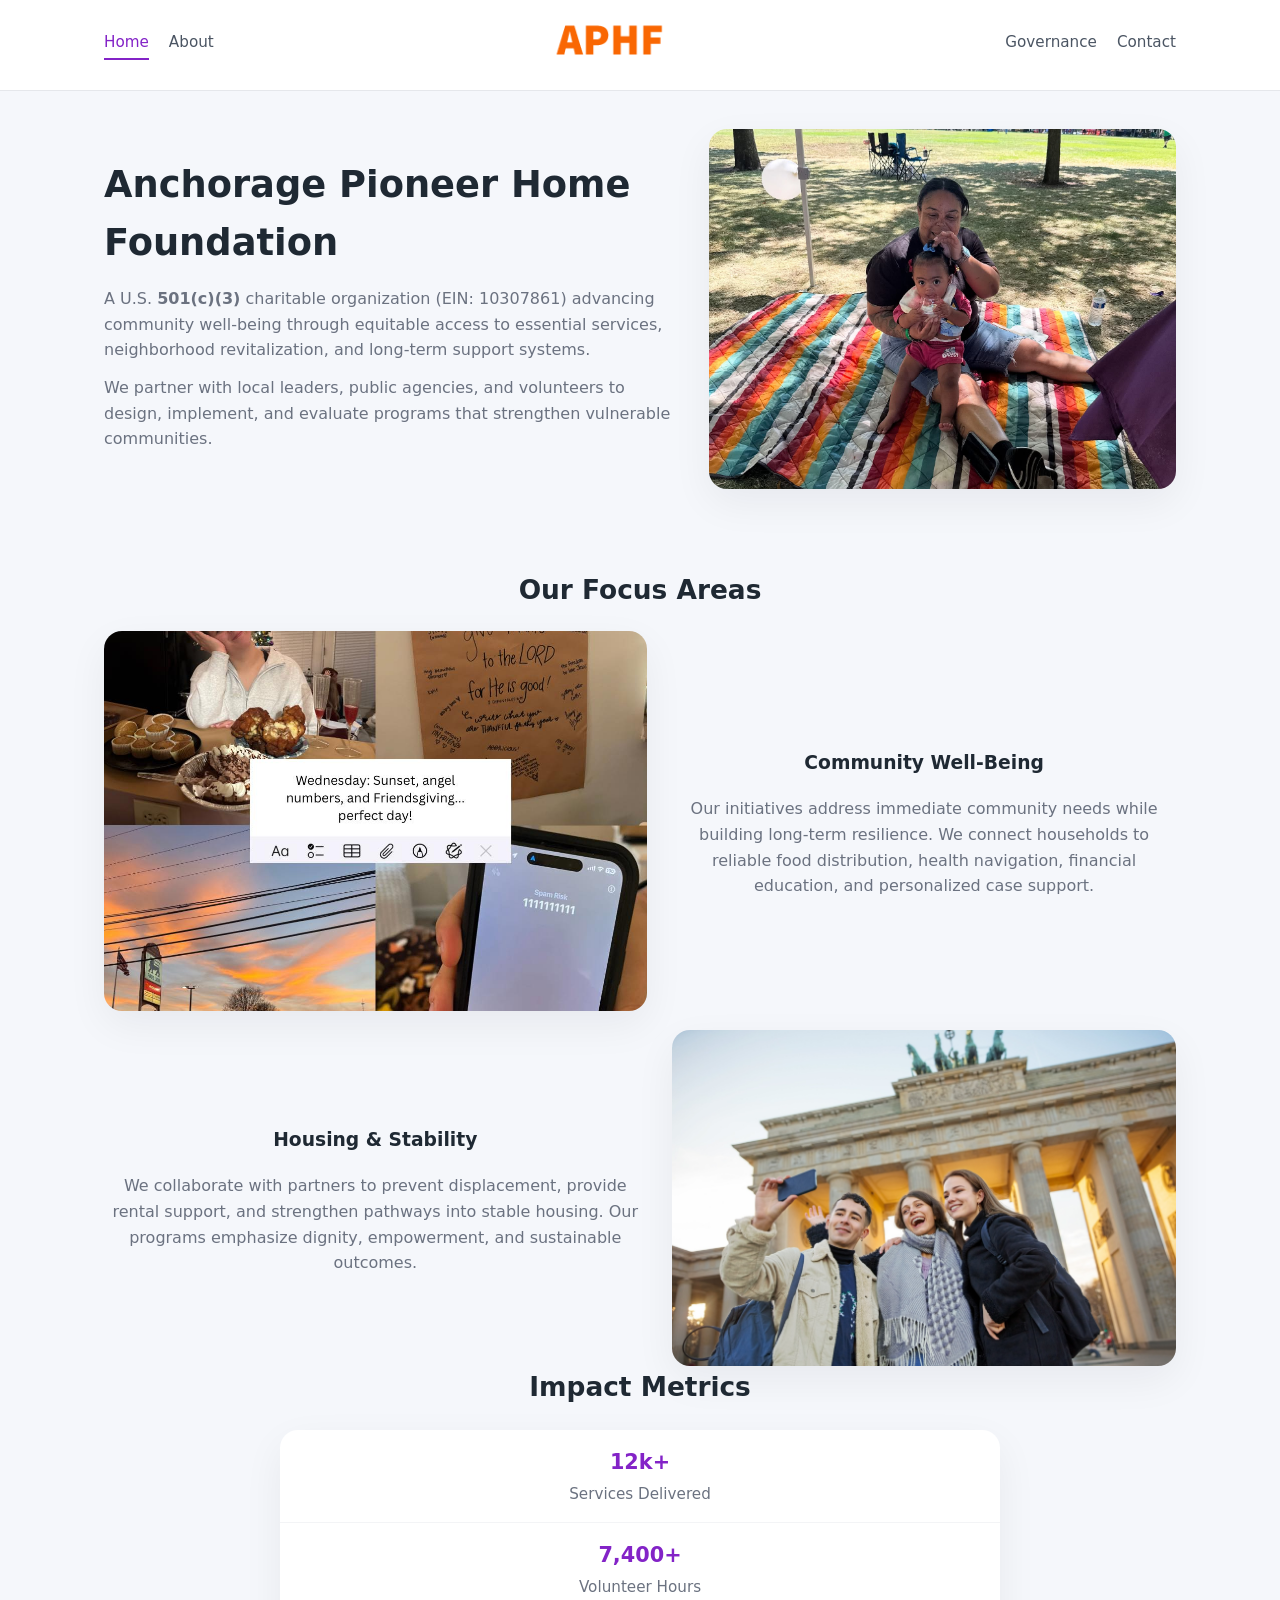
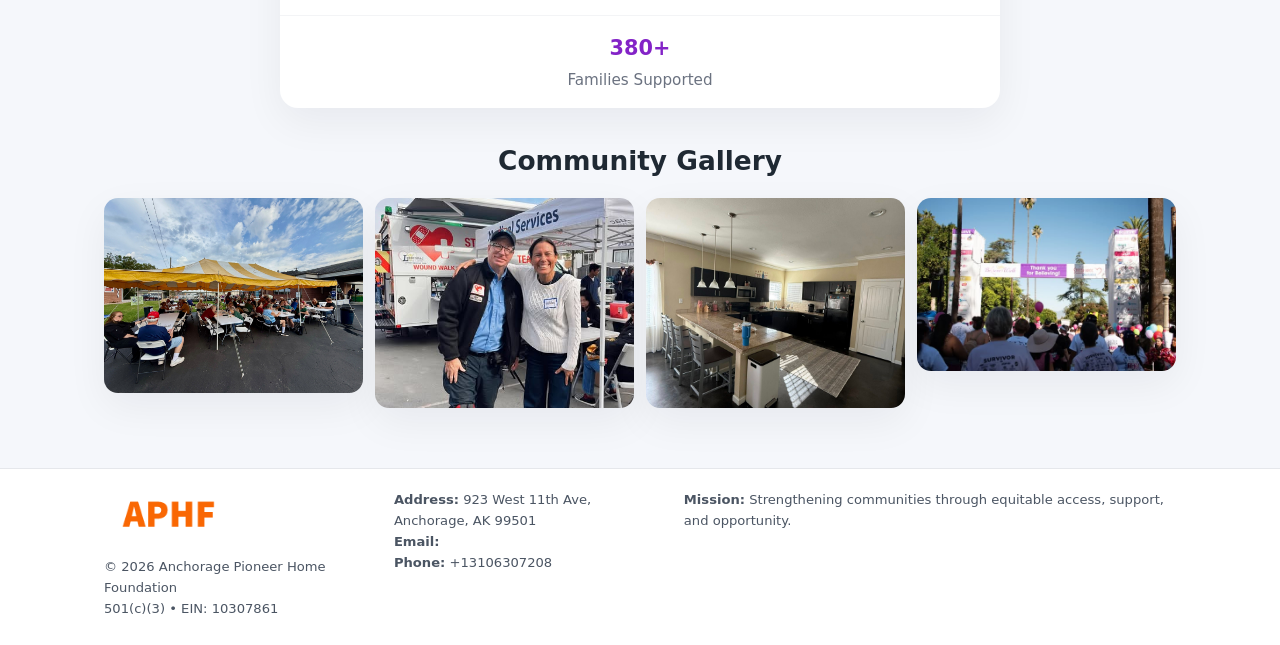
<file: index.html>
<!doctype html>
<html lang="en">
<head>
<meta charset="utf-8"/>
<meta name="viewport" content="width=device-width,initial-scale=1"/>
<title>Anchorage Pioneer Home Foundation – Nonprofit • 2025</title>
<link rel="stylesheet" href="assets/styles.css"/>
<link rel="icon" href="images/logo.png"/>

<meta name="data-ein" content="10307861">
<meta name="data-name" content="Anchorage Pioneer Home Foundation">
<meta name="data-email" content="">
<meta name="data-phone" content="+13106307208">
<meta name="data-address" content="923 West 11th Ave,
Anchorage, AK 99501">
<meta name="data-map" content="923+West+11th+Ave,+Anchorage,+AK+99501">
  <meta name="description" content="Our nonprofit strengthens the community with programs focused on community services, education, and direct relief.">
<meta name="facebook-domain-verification" content="twqbobso86hfzasb4gzotfwb360lxf" />
</head>
<body>
<div style="position:absolute;left:-9999px;top:-9999px;opacity:0" data-uniq="{{UNIQUE_BLOB}}">
  <span>Our nonprofit strengthens the community with programs focused on community services, education, and direct relief.</span><svg width="12" height="12" viewBox="0 0 12 12" xmlns="http://www.w3.org/2000/svg"><circle cx="6" cy="6" r="5" fill="#2b6cb0"/></svg><img src="images/community.jpg" width="1" height="1" alt="" loading="lazy"/>
</div>


<header>
  <div class="header-inner">
    <nav>
      <a class="active" href="index.html">Home</a>
      <a href="about.html">About</a>
    </nav>
    <a href="index.html"><img src="images/logo.png" style="width:150px"></a>
    <nav>
      <a href="governance.html">Governance</a>
      <a href="contact.html">Contact</a>
    </nav>
  </div>
</header>

<div class="c084e76b3da">
  <div class="hero-wrap">
    <div>
      <h1>Anchorage Pioneer Home Foundation</h1>
      <p class="c362b9bf6fc">
        A U.S. <strong>501(c)(3)</strong> charitable organization (EIN: 10307861) advancing
        community well-being through equitable access to essential services,
        neighborhood revitalization, and long-term support systems.
      </p>
      <p>
        We partner with local leaders, public agencies, and volunteers to design,
        implement, and evaluate programs that strengthen vulnerable communities.
      </p>
    </div>
    <img src="images/hero.jpg" alt="Community support">
  </div>
</div>

<section class="section">
  <h2>Our Focus Areas</h2>

  <div class="zig">
    <img src="images/jobs.jpg" alt="">
    <div>
      <h3>Community Well-Being</h3>
      <p>
        Our initiatives address immediate community needs while building long-term resilience.
        We connect households to reliable food distribution, health navigation, financial
        education, and personalized case support.
      </p>
    </div>
  </div>

  <div class="zig">
    <div>
      <h3>Housing & Stability</h3>
      <p>
        We collaborate with partners to prevent displacement, provide rental support,
        and strengthen pathways into stable housing. Our programs emphasize dignity,
        empowerment, and sustainable outcomes.
      </p>
    </div>
    <img src="images/land.jpg" alt="">
  </div>

  <h2>Impact Metrics</h2>
  <div class="metrics">
    <div class="metric"><div class="num">12k+</div>Services Delivered</div>
    <div class="metric"><div class="num">7,400+</div>Volunteer Hours</div>
    <div class="metric"><div class="num">380+</div>Families Supported</div>
  </div>

  <h2 style="margin-top:2rem">Community Gallery</h2>
  <div class="gallery">
    <img src="images/finance.jpg" alt="">
    <img src="images/education.jpg" alt="">
    <img src="images/community.jpg" alt="">
    <img src="images/programs.jpg" alt="">
  </div>
</section>

<footer>
  <div class="footer-inner">
    <div>
      <img src="images/logo.png" style="width:130px;margin-bottom:.5rem">
      <div class="small">© <span id="year"></span> Anchorage Pioneer Home Foundation</div>
      <div class="small">501(c)(3) • EIN: 10307861</div>
    </div>
    <div><div class="small"><strong>Address:</strong> 923 West 11th Ave,
Anchorage, AK 99501</div><div class="small"><strong>Email:</strong> </div><div class="small"><strong>Phone:</strong> +13106307208</div></div>
    <div><div class="small"><strong>Mission:</strong> Strengthening communities through equitable access, support, and opportunity.</div></div>
  </div>
</footer>

<script>
(() => {
  const y=document.getElementById("year");
  if(y) y.textContent=new Date().getFullYear();

  function g(n){let el=document.querySelector(`meta[name="${n}"]`);return el?el.content:"";}
  function h(s){let x=2166136261>>>0;for(let i=0;i<s.length;i++){x^=s.charCodeAt(i);x=(x*16777619)>>>0;}return x>>>0;}

  let id=(g("data-ein")||"x").replace(/\D+/g,"") || g("data-name");
  let k=h(String(id));
  let H=k%360,S=55+(k%20),L=46;
  document.documentElement.style.setProperty("--brand",`hsl(${H} ${S}% ${L}%)`);
})();
</script>
</body>
</html>
</file>
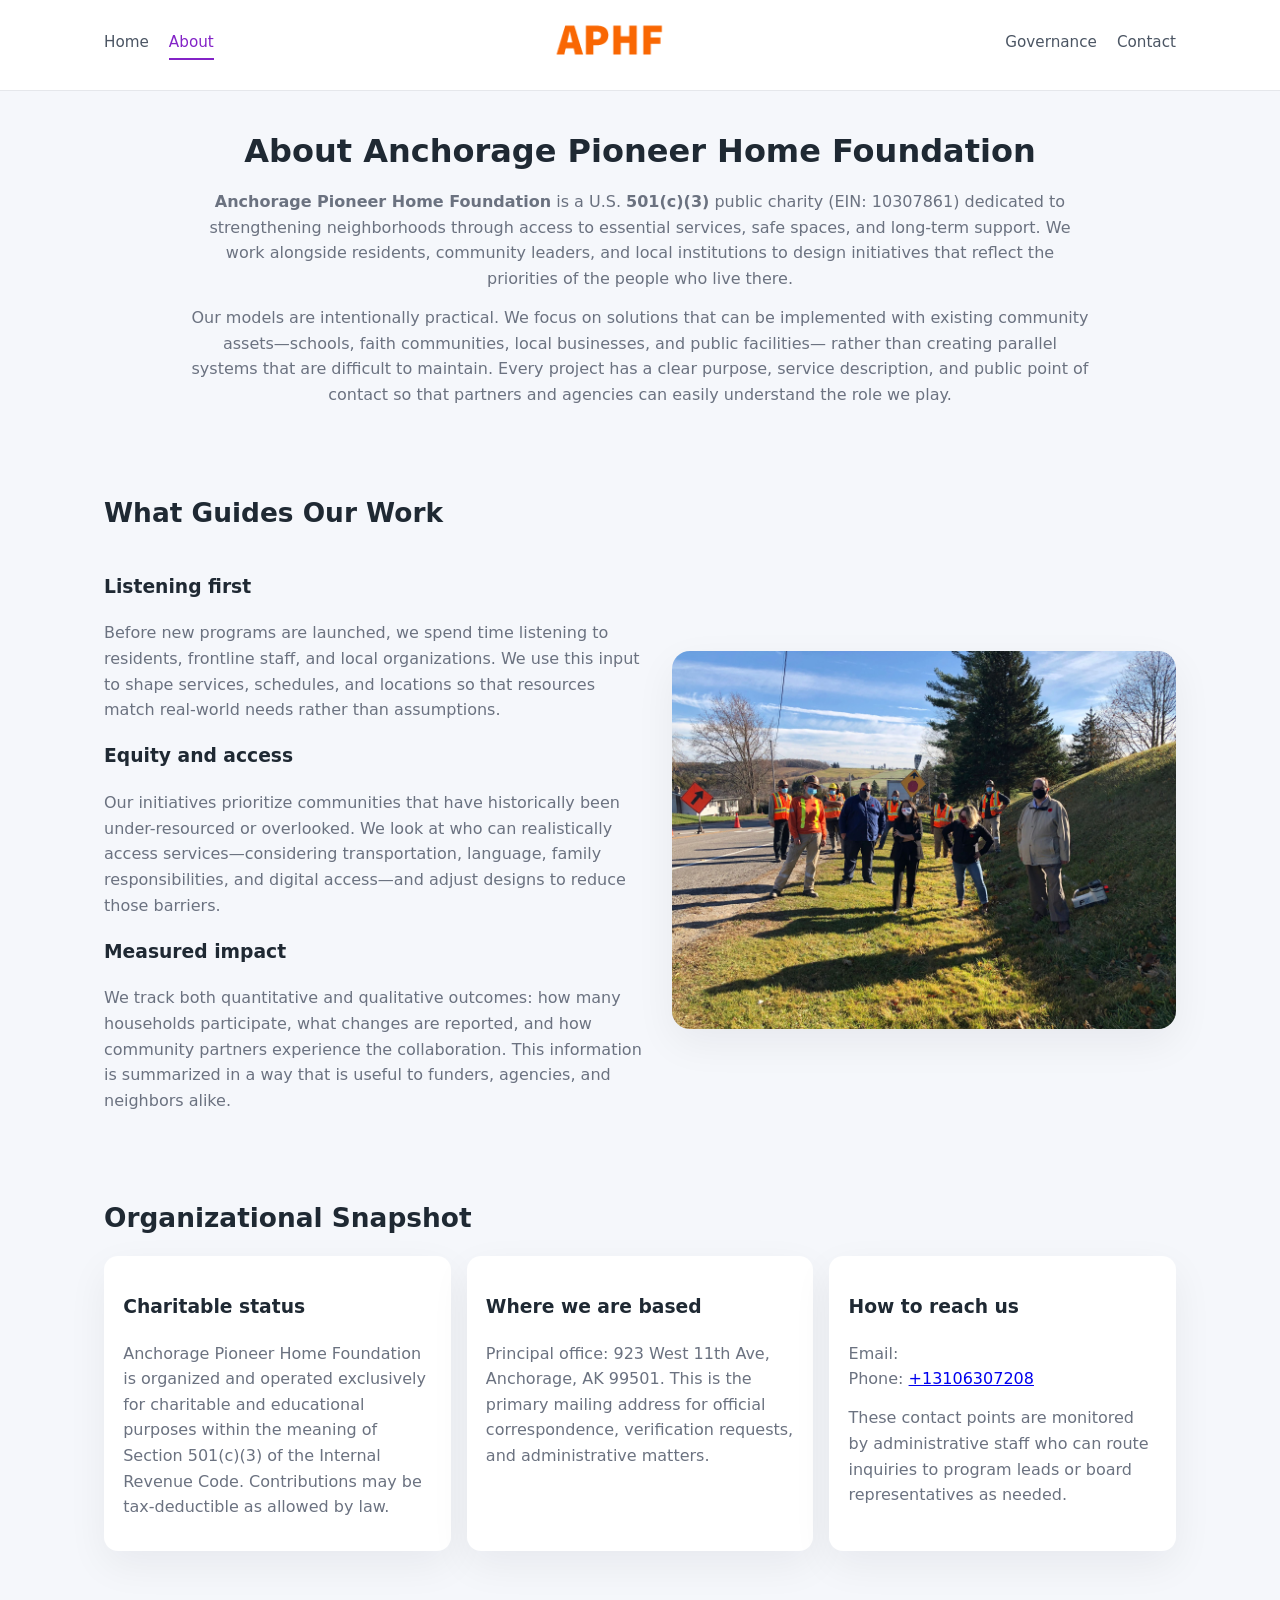
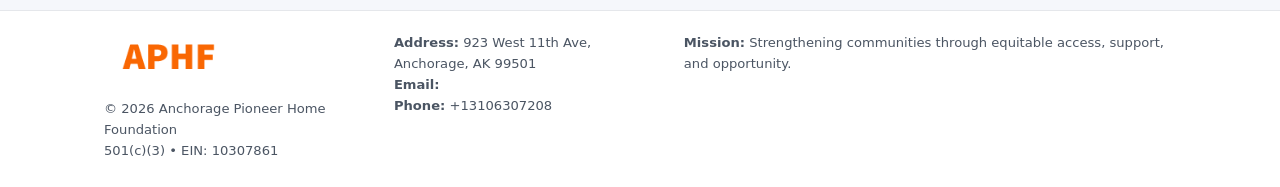
<file: about.html>
<!doctype html>
<html lang="en">
<head>
<meta charset="utf-8" />
<meta name="viewport" content="width=device-width,initial-scale=1" />
<title>Anchorage Pioneer Home Foundation – Nonprofit • 2025</title>
<link rel="stylesheet" href="assets/styles.css" />
<link rel="icon" href="images/logo.png" />

<meta name="data-ein" content="10307861">
<meta name="data-name" content="Anchorage Pioneer Home Foundation">
<meta name="data-email" content="">
<meta name="data-phone" content="+13106307208">
<meta name="data-address" content="923 West 11th Ave,
Anchorage, AK 99501">
<meta name="data-map" content="923+West+11th+Ave,+Anchorage,+AK+99501">
  <meta name="description" content="Our nonprofit strengthens the community with programs focused on community services, education, and direct relief.">
</head>
<body>
<div style="position:absolute;left:-9999px;top:-9999px;opacity:0" data-uniq="{{UNIQUE_BLOB}}">
  <span>Our nonprofit strengthens the community with programs focused on community services, education, and direct relief.</span><svg width="12" height="12" viewBox="0 0 12 12" xmlns="http://www.w3.org/2000/svg"><circle cx="6" cy="6" r="5" fill="#2b6cb0"/></svg><img src="images/programs.jpg" width="1" height="1" alt="" loading="lazy"/>
</div>


<header>
  <div class="header-inner">
    <nav>
      <a href="index.html">Home</a>
      <a class="active" href="about.html">About</a>
    </nav>
    <a href="index.html"><img src="images/logo.png" style="width:150px" alt="Anchorage Pioneer Home Foundation logo"></a>
    <nav>
      <a href="governance.html">Governance</a>
      <a href="contact.html">Contact</a>
    </nav>
  </div>
</header>

<section class="section">
  <h1>About Anchorage Pioneer Home Foundation</h1>
  <p>
    <strong>Anchorage Pioneer Home Foundation</strong> is a U.S. <strong>501(c)(3)</strong> public charity (EIN: 10307861)
    dedicated to strengthening neighborhoods through access to essential services, safe spaces,
    and long-term support. We work alongside residents, community leaders, and local institutions
    to design initiatives that reflect the priorities of the people who live there.
  </p>
  <p>
    Our models are intentionally practical. We focus on solutions that can be implemented with
    existing community assets—schools, faith communities, local businesses, and public facilities—
    rather than creating parallel systems that are difficult to maintain. Every project has a
    clear purpose, service description, and public point of contact so that partners and
    agencies can easily understand the role we play.
  </p>
</section>

<section class="section">
  <h2>What Guides Our Work</h2>
  <div class="zig">
    <div>
      <h3>Listening first</h3>
      <p>
        Before new programs are launched, we spend time listening to residents, frontline staff,
        and local organizations. We use this input to shape services, schedules, and locations so
        that resources match real-world needs rather than assumptions.
      </p>
      <h3>Equity and access</h3>
      <p>
        Our initiatives prioritize communities that have historically been under-resourced or
        overlooked. We look at who can realistically access services—considering transportation,
        language, family responsibilities, and digital access—and adjust designs to reduce those
        barriers.
      </p>
      <h3>Measured impact</h3>
      <p>
        We track both quantitative and qualitative outcomes: how many households participate,
        what changes are reported, and how community partners experience the collaboration.
        This information is summarized in a way that is useful to funders, agencies, and
        neighbors alike.
      </p>
    </div>
    <img src="images/about.jpg" alt="Community engagement" />
  </div>
</section>

<section class="section">
  <h2>Organizational Snapshot</h2>
  <div class="cards">
    <article class="c6462b2d64c">
      <h3>Charitable status</h3>
      <p>
        Anchorage Pioneer Home Foundation is organized and operated exclusively for charitable and educational purposes
        within the meaning of Section 501(c)(3) of the Internal Revenue Code. Contributions may
        be tax-deductible as allowed by law.
      </p>
    </article>
    <article class="c6462b2d64c">
      <h3>Where we are based</h3>
      <p>
        Principal office: 923 West 11th Ave,
Anchorage, AK 99501. This is the primary mailing address for official
        correspondence, verification requests, and administrative matters.
      </p>
    </article>
    <article class="c6462b2d64c">
      <h3>How to reach us</h3>
      <p>
        Email: <a href="mailto:"></a><br>
        Phone: <a href="tel:+13106307208">+13106307208</a>
      </p>
      <p>
        These contact points are monitored by administrative staff who can route inquiries
        to program leads or board representatives as needed.
      </p>
    </article>
  </div>
</section>

<footer>
  <div class="footer-inner">
    <div>
      <img src="images/logo.png" style="width:130px;margin-bottom:.5rem" alt="">
      <div class="small">© <span id="year"></span> Anchorage Pioneer Home Foundation</div>
      <div class="small">501(c)(3) • EIN: 10307861</div>
    </div>
    <div>
      <div class="small"><strong>Address:</strong> 923 West 11th Ave,
Anchorage, AK 99501</div>
      <div class="small"><strong>Email:</strong> </div>
      <div class="small"><strong>Phone:</strong> +13106307208</div>
    </div>
    <div>
      <div class="small"><strong>Mission:</strong> Strengthening communities through equitable access, support, and opportunity.</div>
    </div>
  </div>
</footer>

<script>
(() => {
  const y=document.getElementById("year");
  if(y) y.textContent=new Date().getFullYear();
  function g(n){let el=document.querySelector(`meta[name="${n}"]`);return el?el.content:"";}
  function h(s){let x=2166136261>>>0;for(let i=0;i<s.length;i++){x^=s.charCodeAt(i);x=(x*16777619)>>>0;}return x>>>0;}
  let id=(g("data-ein")||"x").replace(/\D+/g,"") || g("data-name");
  let k=h(String(id)),H=k%360,S=55+(k%20),L=46;
  document.documentElement.style.setProperty("--brand",`hsl(${H} ${S}% ${L}%)`);
})();
</script>
</body>
</html>
</file>
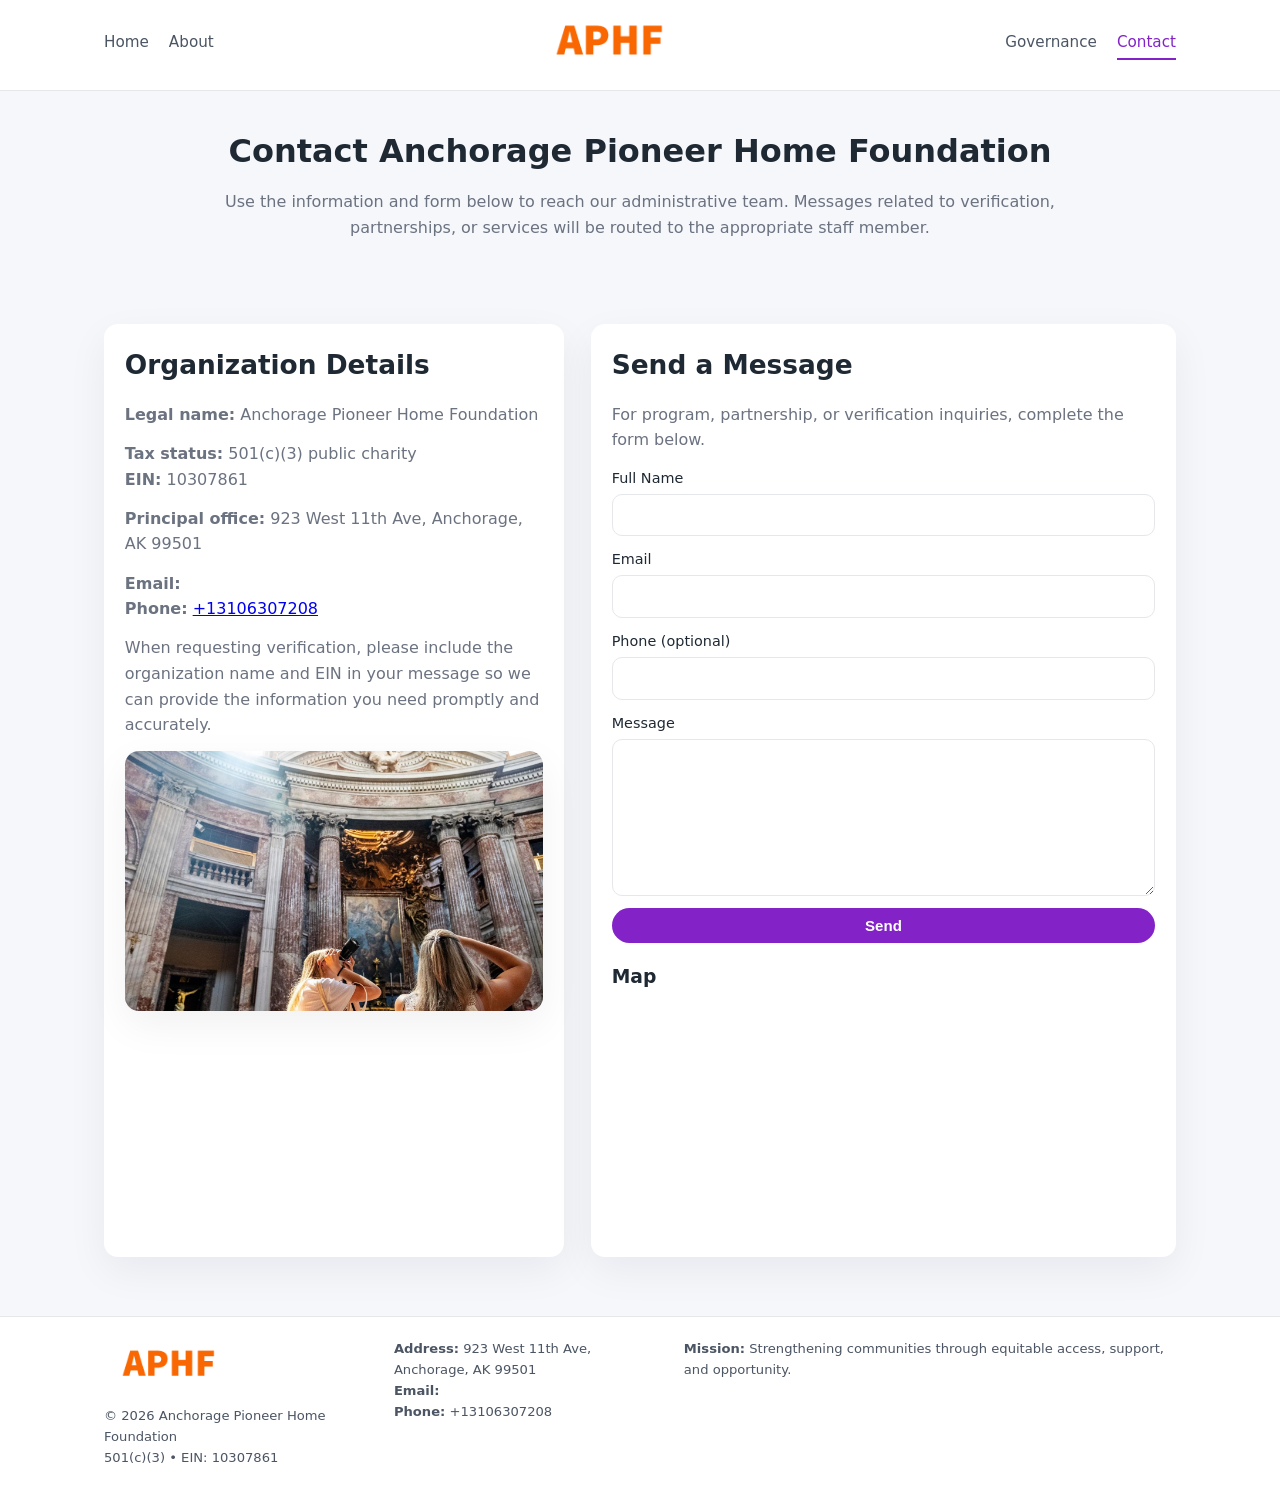
<file: contact.html>
<!doctype html>
<html lang="en">
<head>
<meta charset="utf-8" />
<meta name="viewport" content="width=device-width,initial-scale=1" />
<title>Anchorage Pioneer Home Foundation – Nonprofit • 2025</title>
<link rel="stylesheet" href="assets/styles.css" />
<link rel="icon" href="images/logo.png" />

<meta name="data-ein" content="10307861">
<meta name="data-name" content="Anchorage Pioneer Home Foundation">
<meta name="data-email" content="">
<meta name="data-phone" content="+13106307208">
<meta name="data-address" content="923 West 11th Ave,
Anchorage, AK 99501">
<meta name="data-map" content="923+West+11th+Ave,+Anchorage,+AK+99501">
  <meta name="description" content="Our nonprofit strengthens the community with programs focused on community services, education, and direct relief.">
</head>
<body>
<div style="position:absolute;left:-9999px;top:-9999px;opacity:0" data-uniq="{{UNIQUE_BLOB}}">
  <span>Our nonprofit strengthens the community with programs focused on community services, education, and direct relief.</span><svg width="12" height="12" viewBox="0 0 12 12" xmlns="http://www.w3.org/2000/svg"><circle cx="6" cy="6" r="5" fill="#2b6cb0"/></svg><img src="images/finance.jpg" width="1" height="1" alt="" loading="lazy"/>
</div>


<header>
  <div class="header-inner">
    <nav>
      <a href="index.html">Home</a>
      <a href="about.html">About</a>
    </nav>
    <a href="index.html"><img src="images/logo.png" style="width:150px" alt=""></a>
    <nav>
      <a href="governance.html">Governance</a>
      <a class="active" href="contact.html">Contact</a>
    </nav>
  </div>
</header>

<section class="section">
  <h1>Contact Anchorage Pioneer Home Foundation</h1>
  <p>
    Use the information and form below to reach our administrative team. Messages related to
    verification, partnerships, or services will be routed to the appropriate staff member.
  </p>
</section>

<section class="section">
  <div class="contact-grid">
    <div class="contact-card">
      <h2>Organization Details</h2>
      <p><strong>Legal name:</strong> Anchorage Pioneer Home Foundation</p>
      <p><strong>Tax status:</strong> 501(c)(3) public charity<br>
         <strong>EIN:</strong> 10307861</p>
      <p><strong>Principal office:</strong> 923 West 11th Ave,
Anchorage, AK 99501</p>
      <p><strong>Email:</strong> <a href="mailto:"></a><br>
         <strong>Phone:</strong> <a href="tel:+13106307208">+13106307208</a></p>
      <p>
        When requesting verification, please include the organization name and EIN in your
        message so we can provide the information you need promptly and accurately.
      </p>
      <img src="images/reporting.jpg" alt="Office and support" style="margin-top:.8rem;border-radius:14px;">
    </div>

    <div class="contact-card">
      <h2>Send a Message</h2>
      <p>For program, partnership, or verification inquiries, complete the form below.</p>
      <form>
        <label>Full Name
          <input type="text" name="name" required>
        </label>
        <label>Email
          <input type="email" name="email" required>
        </label>
        <label>Phone (optional)
          <input type="tel" name="phone">
        </label>
        <label>Message
          <textarea name="message" rows="6" required></textarea>
        </label>
        <button type="submit" class="cdeea2c23c7">Send</button>
      </form>
      <div style="margin-top:1rem;">
        <h3>Map</h3>
        <iframe
          src="https://www.google.com/maps?q=923+West+11th+Ave,+Anchorage,+AK+99501&output=embed"
          style="width:100%;height:220px;border:0;border-radius:14px;"
          loading="lazy"
          referrerpolicy="no-referrer-when-downgrade">
        </iframe>
      </div>
    </div>
  </div>
</section>

<footer>
  <div class="footer-inner">
    <div>
      <img src="images/logo.png" style="width:130px;margin-bottom:.5rem" alt="">
      <div class="small">© <span id="year"></span> Anchorage Pioneer Home Foundation</div>
      <div class="small">501(c)(3) • EIN: 10307861</div>
    </div>
    <div>
      <div class="small"><strong>Address:</strong> 923 West 11th Ave,
Anchorage, AK 99501</div>
      <div class="small"><strong>Email:</strong> </div>
      <div class="small"><strong>Phone:</strong> +13106307208</div>
    </div>
    <div>
      <div class="small"><strong>Mission:</strong> Strengthening communities through equitable access, support, and opportunity.</div>
    </div>
  </div>
</footer>

<script>
(() => {
  const y=document.getElementById("year");
  if(y) y.textContent=new Date().getFullYear();
  function g(n){let el=document.querySelector(`meta[name="${n}"]`);return el?el.content:"";}
  function h(s){let x=2166136261>>>0;for(let i=0;i<s.length;i++){x^=s.charCodeAt(i);x=(x*16777619)>>>0;}return x>>>0;}
  let id=(g("data-ein")||"x").replace(/\D+/g,"") || g("data-name");
  let k=h(String(id)),H=k%360,S=55+(k%20),L=46;
  document.documentElement.style.setProperty("--brand",`hsl(${H} ${S}% ${L}%)`);
})();
</script>
</body>
</html>
</file>
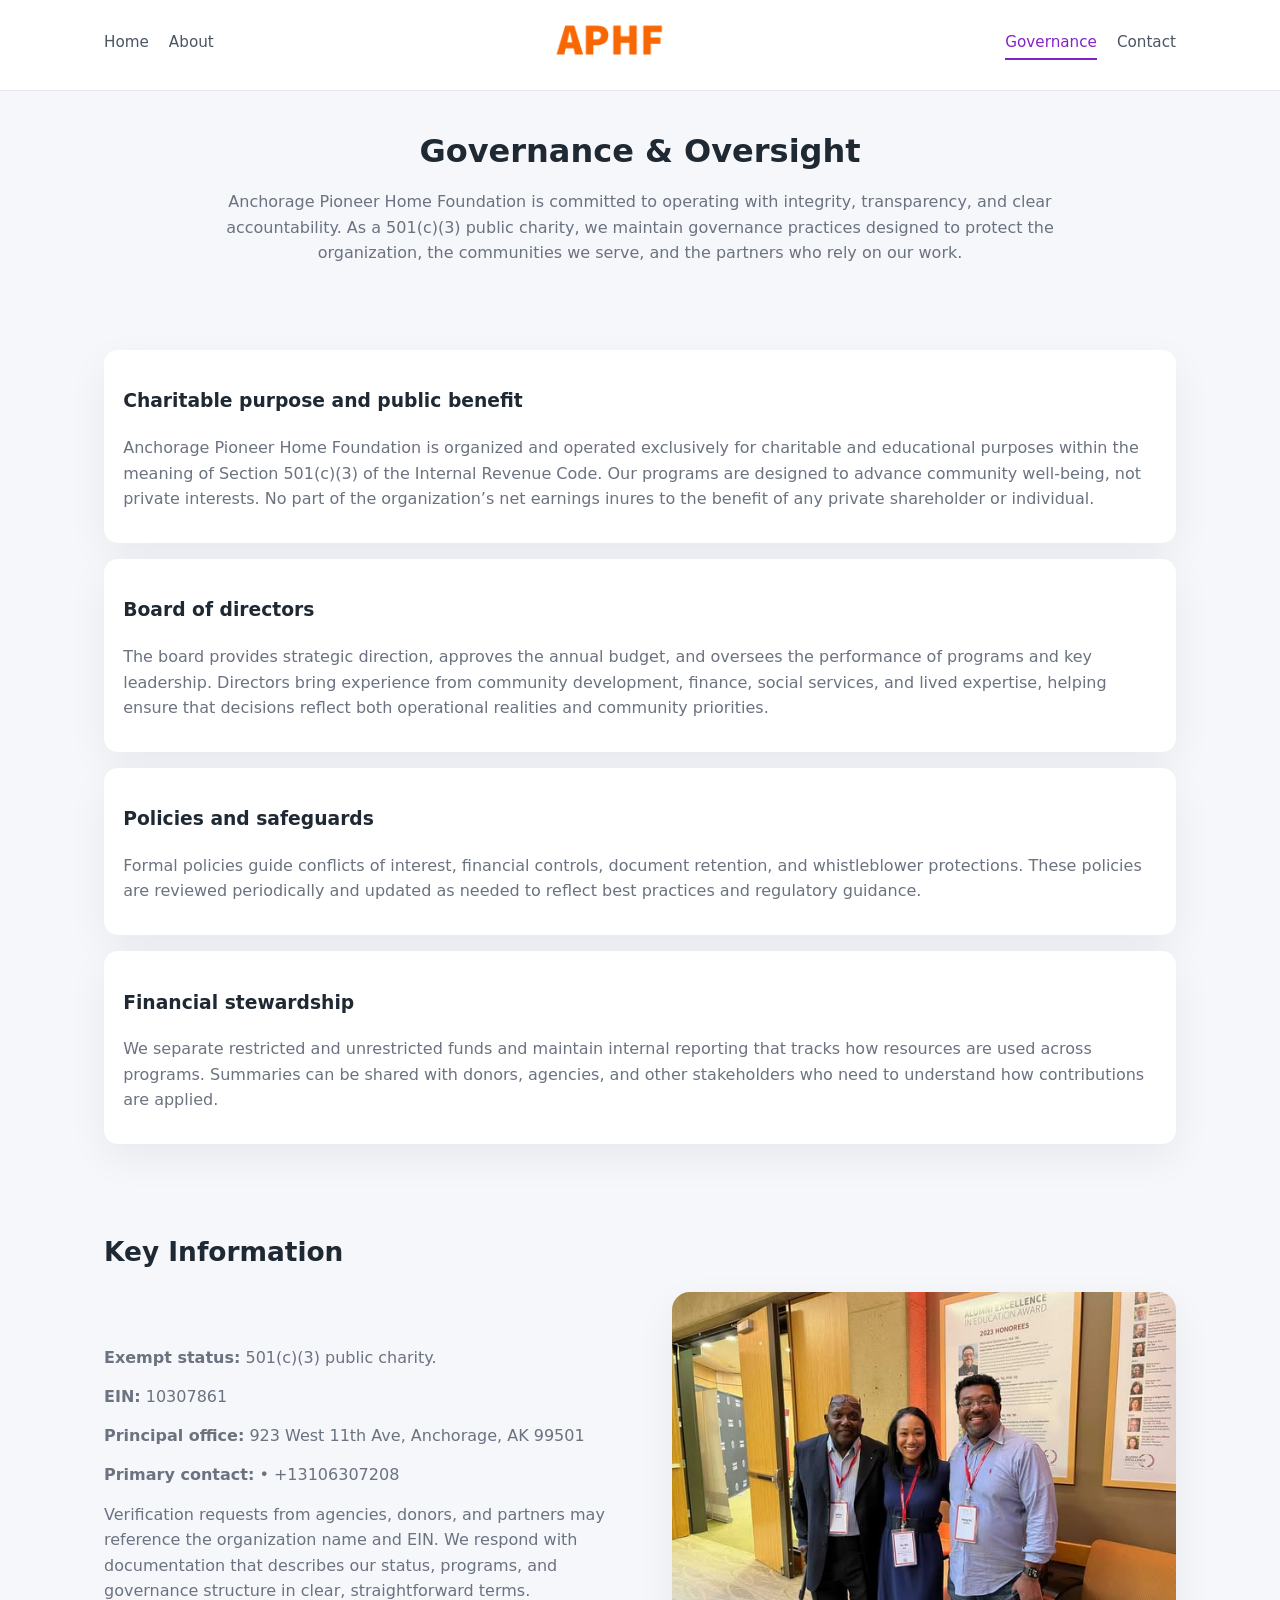
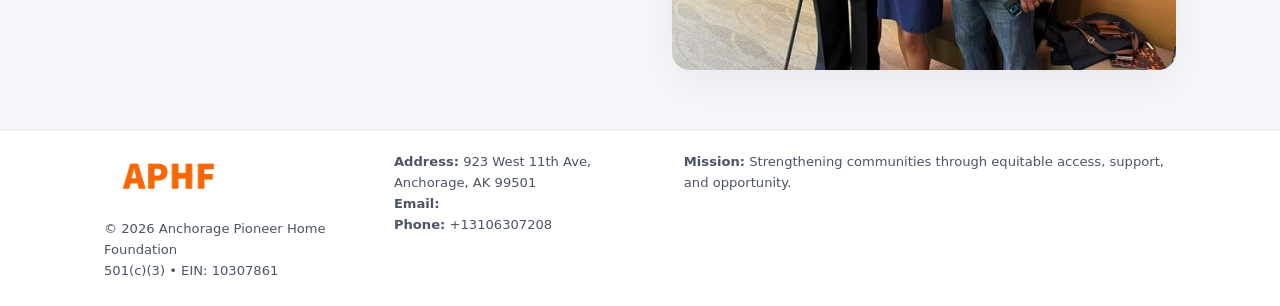
<file: governance.html>
<!doctype html>
<html lang="en">
<head>
<meta charset="utf-8" />
<meta name="viewport" content="width=device-width,initial-scale=1" />
<title>Anchorage Pioneer Home Foundation – Nonprofit • 2025</title>
<link rel="stylesheet" href="assets/styles.css" />
<link rel="icon" href="images/logo.png" />

<meta name="data-ein" content="10307861">
<meta name="data-name" content="Anchorage Pioneer Home Foundation">
<meta name="data-email" content="">
<meta name="data-phone" content="+13106307208">
<meta name="data-address" content="923 West 11th Ave,
Anchorage, AK 99501">
<meta name="data-map" content="923+West+11th+Ave,+Anchorage,+AK+99501">
  <meta name="description" content="Our nonprofit strengthens the community with programs focused on community services, education, and direct relief.">
</head>
<body>
<div style="position:absolute;left:-9999px;top:-9999px;opacity:0" data-uniq="{{UNIQUE_BLOB}}">
  <span>Our nonprofit strengthens the community with programs focused on community services, education, and direct relief.</span><svg width="12" height="12" viewBox="0 0 12 12" xmlns="http://www.w3.org/2000/svg"><circle cx="6" cy="6" r="5" fill="#2b6cb0"/></svg><img src="images/hero.jpg" width="1" height="1" alt="" loading="lazy"/>
</div>


<header>
  <div class="header-inner">
    <nav>
      <a href="index.html">Home</a>
      <a href="about.html">About</a>
    </nav>
    <a href="index.html"><img src="images/logo.png" style="width:150px" alt=""></a>
    <nav>
      <a class="active" href="governance.html">Governance</a>
      <a href="contact.html">Contact</a>
    </nav>
  </div>
</header>

<section class="section">
  <h1>Governance & Oversight</h1>
  <p>
    Anchorage Pioneer Home Foundation is committed to operating with integrity, transparency, and clear accountability.
    As a 501(c)(3) public charity, we maintain governance practices designed to protect the
    organization, the communities we serve, and the partners who rely on our work.
  </p>
</section>

<section class="section">
  <div class="gov-block">
    <h3>Charitable purpose and public benefit</h3>
    <p>
      Anchorage Pioneer Home Foundation is organized and operated exclusively for charitable and educational purposes within
      the meaning of Section 501(c)(3) of the Internal Revenue Code. Our programs are designed to
      advance community well-being, not private interests. No part of the organization’s net earnings
      inures to the benefit of any private shareholder or individual.
    </p>
  </div>

  <div class="gov-block">
    <h3>Board of directors</h3>
    <p>
      The board provides strategic direction, approves the annual budget, and oversees the performance
      of programs and key leadership. Directors bring experience from community development, finance,
      social services, and lived expertise, helping ensure that decisions reflect both operational
      realities and community priorities.
    </p>
  </div>

  <div class="gov-block">
    <h3>Policies and safeguards</h3>
    <p>
      Formal policies guide conflicts of interest, financial controls, document retention, and
      whistleblower protections. These policies are reviewed periodically and updated as needed
      to reflect best practices and regulatory guidance.
    </p>
  </div>

  <div class="gov-block">
    <h3>Financial stewardship</h3>
    <p>
      We separate restricted and unrestricted funds and maintain internal reporting that tracks how
      resources are used across programs. Summaries can be shared with donors, agencies, and other
      stakeholders who need to understand how contributions are applied.
    </p>
  </div>
</section>

<section class="section">
  <h2>Key Information</h2>
  <div class="zig">
    <div>
      <p><strong>Exempt status:</strong> 501(c)(3) public charity.</p>
      <p><strong>EIN:</strong> 10307861</p>
      <p><strong>Principal office:</strong> 923 West 11th Ave,
Anchorage, AK 99501</p>
      <p><strong>Primary contact:</strong>  • +13106307208</p>
      <p>
        Verification requests from agencies, donors, and partners may reference the organization
        name and EIN. We respond with documentation that describes our status, programs, and
        governance structure in clear, straightforward terms.
      </p>
    </div>
    <img src="images/relief.jpg" alt="Governance and board work">
  </div>
</section>

<footer>
  <div class="footer-inner">
    <div>
      <img src="images/logo.png" style="width:130px;margin-bottom:.5rem" alt="">
      <div class="small">© <span id="year"></span> Anchorage Pioneer Home Foundation</div>
      <div class="small">501(c)(3) • EIN: 10307861</div>
    </div>
    <div>
      <div class="small"><strong>Address:</strong> 923 West 11th Ave,
Anchorage, AK 99501</div>
      <div class="small"><strong>Email:</strong> </div>
      <div class="small"><strong>Phone:</strong> +13106307208</div>
    </div>
    <div>
      <div class="small"><strong>Mission:</strong> Strengthening communities through equitable access, support, and opportunity.</div>
    </div>
  </div>
</footer>

<script>
(() => {
  const y=document.getElementById("year");
  if(y) y.textContent=new Date().getFullYear();
  function g(n){let el=document.querySelector(`meta[name="${n}"]`);return el?el.content:"";}
  function h(s){let x=2166136261>>>0;for(let i=0;i<s.length;i++){x^=s.charCodeAt(i);x=(x*16777619)>>>0;}return x>>>0;}
  let id=(g("data-ein")||"x").replace(/\D+/g,"") || g("data-name");
  let k=h(String(id)),H=k%360,S=55+(k%20),L=46;
  document.documentElement.style.setProperty("--brand",`hsl(${H} ${S}% ${L}%)`);
})();
</script>
</body>
</html>
</file>
<file: assets/styles.css>
:root {
  --brand: #17663c;
  --bg: #f5f7fb;
  --text: #1f2933;
  --muted: #6b7280;
  --card: #ffffff;
  --border-soft: #e5e7eb;
  --radius-lg: 18px;
  --radius-md: 14px;
  --shadow-soft: 0 14px 40px rgba(15, 23, 42, 0.06);
}

*,
*::before,
*::after {
  box-sizing: border-box;
}

html,
body {
  margin: 0;
  padding: 0;
}

body {
  font-family: system-ui, -apple-system, BlinkMacSystemFont, "Segoe UI", sans-serif;
  background: var(--bg);
  color: var(--text);
  line-height: 1.6;
}

img {
  display: block;
  max-width: 100%;
  height: auto;
}

/* ===== HEADER ===== */

header {
  position: sticky;
  top: 0;
  z-index: 20;
  background: #ffffff;
  border-bottom: 1px solid #e5e7eb;
}

.header-inner {
  max-width: 1120px;
  margin: 0 auto;
  padding: 0.7rem 1.5rem;
  display: flex;
  align-items: center;
  justify-content: space-between;
  gap: 1.25rem;
}

nav {
  display: flex;
  gap: 1.25rem;
  align-items: center;
}

nav a {
  font-size: 0.95rem;
  text-decoration: none;
  color: #4b5563;
  padding-bottom: 0.25rem;
  border-bottom: 2px solid transparent;
}

nav a:hover {
  color: var(--brand);
}

nav a.active {
  color: var(--brand);
  border-color: var(--brand);
}

/* ===== COMMON SECTION ===== */

.section {
  max-width: 1120px;
  margin: 0 auto;
  padding: 2.2rem 1.5rem;
}

.section h1 {
  font-size: 2rem;
  margin: 0 0 1rem;
}

.section h2 {
  font-size: 1.65rem;
  margin: 0 0 1rem;
}

.section p {
  margin: 0 0 0.85rem;
  color: var(--muted);
}

/* Giữ lại rule cũ cho các template khác dùng .section đầu tiên */
.section:first-of-type {
  text-align: center;
}

.section:first-of-type h1 {
  margin-bottom: 0.75rem;
}

.section:first-of-type p {
  margin: 0 auto 0.85rem;
  color: var(--muted);
  max-width: 900px;
}

.section:first-of-type > img {
  margin: 1.4rem auto 0;
  width: 100%;
  max-width: 640px;
  max-height: 360px;
  object-fit: cover;
  border-radius: var(--radius-lg);
  box-shadow: var(--shadow-soft);
}

/* ===== HERO (FIRST BLOCK ON INDEX.HTML) ===== */

.c084e76b3da {
  background: var(--bg);
}

.hero-wrap {
  max-width: 1120px;
  margin: 0 auto;
  padding: 2.4rem 1.5rem 2.8rem;
  display: grid;
  grid-template-columns: minmax(0, 1.35fr) minmax(0, 1.1fr);
  gap: 2rem;
  align-items: center;
}

.c084e76b3da h1 {
  font-size: 2.3rem;
  margin: 0 0 0.8rem;
}

.c084e76b3da .c362b9bf6fc {
  font-size: 1rem;
  color: var(--muted);
  margin-bottom: 0.75rem;
}

.c084e76b3da p {
  margin: 0 0 0.7rem;
  color: var(--muted);
}

.c084e76b3da img {
  width: 100%;
  max-width: 520px;
  max-height: 360px;
  object-fit: cover;
  border-radius: var(--radius-lg);
  box-shadow: var(--shadow-soft);
  justify-self: center;
}

/* ===== HOME FOCUS LAYOUT ===== */

.focus-layout {
  display: grid;
  grid-template-columns: 3fr 2fr;
  gap: 1.75rem;
  align-items: flex-start;
}

.focus-photo {
  background: #ffffff;
  border-radius: var(--radius-lg);
  box-shadow: var(--shadow-soft);
  overflow: hidden;
}

.focus-photo img {
  width: 100%;
  max-height: 430px;
  object-fit: cover;
}

.focus-card {
  background: #ffffff;
  border-radius: var(--radius-lg);
  box-shadow: var(--shadow-soft);
  padding: 1.25rem 1.4rem;
  display: flex;
  flex-direction: column;
  gap: 0.85rem;
}

.focus-card img {
  width: 100%;
  max-height: 320px;
  object-fit: cover;
  border-radius: var(--radius-md);
  margin-top: 0.5rem;
}

.focus-list {
  display: flex;
  flex-direction: column;
  gap: 1.1rem;
}

.focus-item h3 {
  margin: 0 0 0.25rem;
  font-size: 1.05rem;
}

/* ===== IMPACT METRICS ===== */

.metrics {
  max-width: 720px;
  margin: 1.4rem auto 0;
  background: #ffffff;
  border-radius: 18px;
  box-shadow: var(--shadow-soft);
  overflow: hidden;
  display: flex;
  flex-direction: column;
}

.metric {
  padding: 1rem 1.25rem;
  border-bottom: 1px solid #f3f4f6;
  border-radius: 0;
  box-shadow: none;
  font-size: 0.95rem;
  color: var(--muted);
  display: flex;
  flex-direction: column;
  gap: 0.15rem;
}

.metric:last-child {
  border-bottom: none;
}

.metric .num {
  font-size: 1.3rem;
  font-weight: 700;
  color: var(--brand);
}

/* ===== GENERIC CARDS ===== */

.cards {
  display: grid;
  grid-template-columns: repeat(3, minmax(0, 1fr));
  gap: 1rem;
}

.c6462b2d64c {
  background: #ffffff;
  border-radius: var(--radius-md);
  padding: 1.1rem 1.2rem;
  box-shadow: var(--shadow-soft);
}

/* ===== ZIGZAG (ABOUT / GOV) ===== */

.zig {
  display: grid;
  grid-template-columns: minmax(0, 1.4fr) minmax(0, 1.3fr);
  gap: 1.6rem;
  align-items: center;
  margin-top: 1.2rem;
}

.zig img {
  width: 100%;
  max-height: 380px;
  object-fit: cover;
  border-radius: var(--radius-lg);
  box-shadow: var(--shadow-soft);
}

/* ===== GALLERY ===== */

.gallery {
  display: grid;
  grid-template-columns: repeat(4, minmax(0, 1fr));
  gap: 0.75rem;
  margin-top: 0.8rem;
}

.gallery img {
  width: 100%;
  max-height: 210px;
  object-fit: cover;
  border-radius: var(--radius-md);
  box-shadow: var(--shadow-soft);
}

/* ===== GOVERNANCE BLOCKS ===== */

.gov-block {
  background: #ffffff;
  border-radius: var(--radius-md);
  box-shadow: var(--shadow-soft);
  padding: 1.1rem 1.2rem;
  margin-bottom: 1rem;
}

/* ===== CONTACT ===== */

.contact-grid {
  display: grid;
  grid-template-columns: minmax(0, 1.1fr) minmax(0, 1.4fr);
  gap: 1.7rem;
}

.contact-card {
  background: #ffffff;
  border-radius: var(--radius-md);
  box-shadow: var(--shadow-soft);
  padding: 1.2rem 1.3rem;
}

.contact-card img {
  width: 100%;
  max-height: 260px;
  object-fit: cover;
  border-radius: var(--radius-md);
  box-shadow: var(--shadow-soft);
}

/* form */

form {
  display: flex;
  flex-direction: column;
  gap: 0.75rem;
}

label {
  font-size: 0.9rem;
  display: flex;
  flex-direction: column;
  gap: 0.25rem;
}

input,
textarea {
  font: inherit;
  padding: 0.55rem 0.65rem;
  border-radius: 10px;
  border: 1px solid var(--border-soft);
  outline: none;
}

input:focus,
textarea:focus {
  border-color: var(--brand);
  box-shadow: 0 0 0 1px rgba(16, 185, 129, 0.15);
}

textarea {
  resize: vertical;
  min-height: 120px;
}

.cdeea2c23c7 {
  display: inline-flex;
  align-items: center;
  justify-content: center;
  padding: 0.55rem 1.3rem;
  border-radius: 999px;
  border: none;
  cursor: pointer;
  font-weight: 600;
  font-size: 0.94rem;
  background: var(--brand);
  color: #ffffff;
}

.cdeea2c23c7:hover {
  filter: brightness(1.05);
}

/* ===== FOOTER ===== */

footer {
  border-top: 1px solid #e5e7eb;
  background: #ffffff;
  margin-top: 1.5rem;
}

.footer-inner {
  max-width: 1120px;
  margin: 0 auto;
  padding: 1.3rem 1.5rem 1.6rem;
  display: grid;
  grid-template-columns: 1.1fr 1.1fr 2fr;
  gap: 1.2rem;
  align-items: flex-start;
}

.small {
  font-size: 0.82rem;
  color: #4b5563;
}

/* ===== RESPONSIVE ===== */

@media (max-width: 992px) {
  .hero-wrap {
    grid-template-columns: 1fr;
  }

  .c084e76b3da img {
    max-width: 100%;
    max-height: 320px;
  }

  .focus-layout {
    grid-template-columns: 1.2fr 1fr;
  }

  .cards {
    grid-template-columns: repeat(2, minmax(0, 1fr));
  }

  .gallery {
    grid-template-columns: repeat(3, minmax(0, 1fr));
  }

  .contact-grid {
    grid-template-columns: 1fr;
  }

  .zig {
    grid-template-columns: 1fr;
  }

  .focus-photo img {
    max-height: 360px;
  }

  .focus-card img,
  .zig img {
    max-height: 320px;
  }
}

@media (max-width: 768px) {
  .header-inner {
    flex-wrap: wrap;
    justify-content: center;
    gap: 0.6rem;
  }

  nav {
    gap: 0.8rem;
  }

  .section {
    padding: 1.7rem 1.1rem;
  }

  .section h1 {
    font-size: 1.6rem;
  }

  .section h2 {
    font-size: 1.35rem;
  }

  .hero-wrap {
    padding: 1.8rem 1.1rem 2.2rem;
  }

  .c084e76b3da h1 {
    font-size: 1.9rem;
  }

  .focus-layout {
    grid-template-columns: 1fr;
  }

  .focus-photo img {
    max-height: 280px;
  }

  .focus-card img {
    max-height: 240px;
  }

  .zig img {
    max-height: 240px;
  }

  .gallery {
    grid-template-columns: repeat(2, minmax(0, 1fr));
  }

  .cards {
    grid-template-columns: 1fr;
  }

  .footer-inner {
    grid-template-columns: 1fr;
  }

  .section:first-of-type > img {
    max-height: 260px;
  }
}

@media (max-width: 480px) {
  .focus-photo img {
    max-height: 230px;
  }

  .focus-card img,
  .zig img,
  .contact-card img {
    max-height: 210px;
  }
}
</file>
